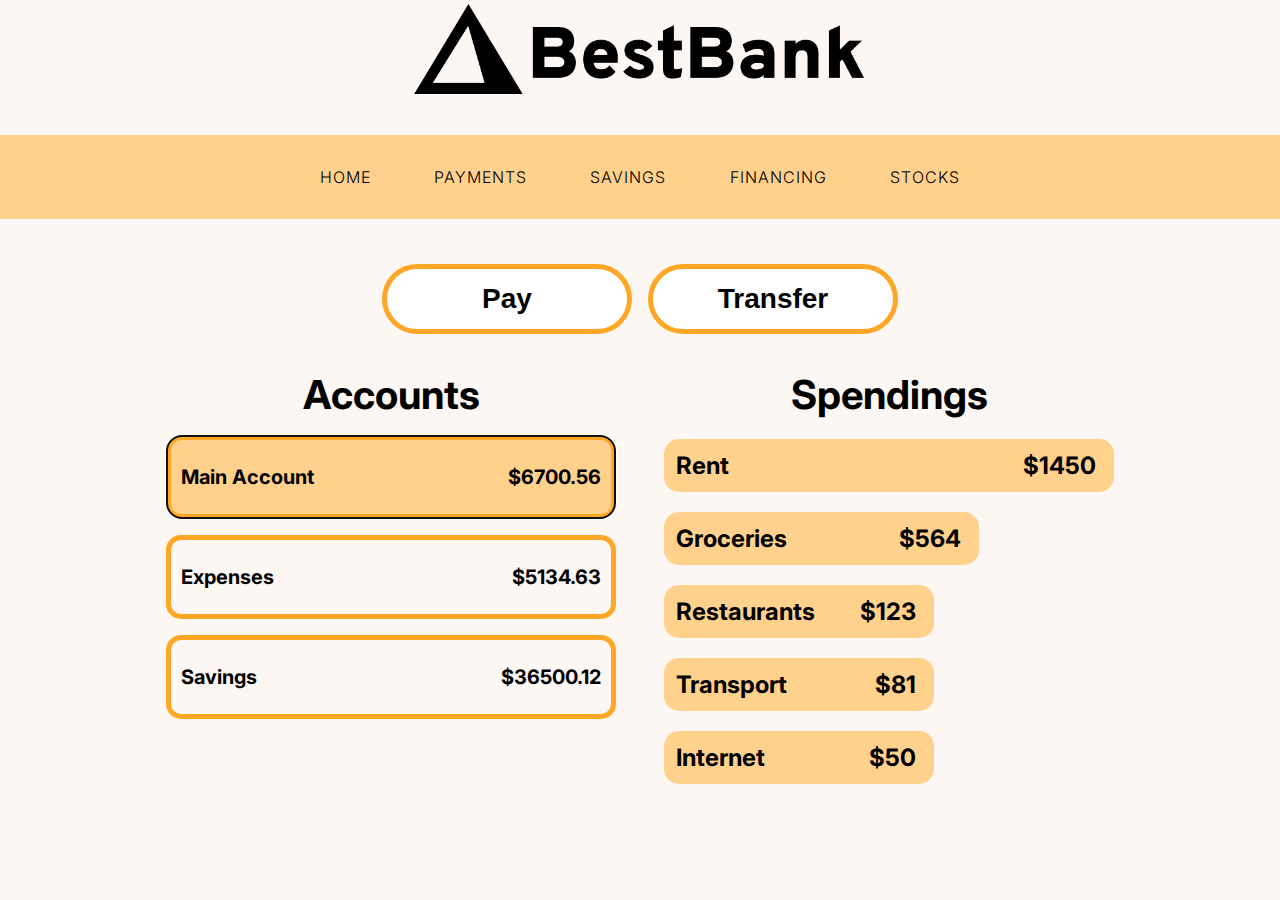
<file: Best-Bank/index.html>
<!DOCTYPE html>
<html lang="en">
<head>
  <meta charset="UTF-8">
  <meta http-equiv="X-UA-Compatible" content="IE=edge">
  <link rel="preconnect" href="https://fonts.googleapis.com">
  <link rel="preconnect" href="https://fonts.gstatic.com" crossorigin>
  <link href="https://fonts.googleapis.com/css2?family=Inter:wght@400;700&display=swap" rel="stylesheet">
  <link href="./index.css" rel="stylesheet">
  <meta name="viewport" content="width=device-width, initial-scale=1.0">
  <title>Best Bank</title>
</head>
<body class="flex col">
  <section id="use-larger-screen" class="hidden opacity0">
    <p>Hello user! This site was designed to use a minimum device width of 320 pixels and your device's width is too low. Please change viewing modes in order to view our site. We apologize for the inconvenience.</p>
  </section>
  <!-- <div class="container">
    <header class="flex">
      <img class="header--img__logo resp-img" src="./bestbank_logo.png" alt="Best Bank Logo">
    </header>
    <div class="container">
      <nav class="navbar">
        <div class="hamburger-menu">
          <div class="line line-1"></div>
          <div class="line line-2"></div>
          <div class="line line-3"></div>
        </div>
        <ul class="nav-list">
          <li class="nav-item">
            <a href="#" class="nav-link">Home</a>
          </li>
          <li class="nav-item">
            <a href="#" class="nav-link">Payments</a>
          </li>
          <li class="nav-item">
            <a href="#" class="nav-link">Savings</a>
          </li>
          <li class="nav-item">
            <a href="#" class="nav-link">Financing</a>
          </li>
          <li class="nav-item">
            <a href="#" class="nav-link">Stocks</a>
          </li>
        </ul>
      </nav>
    </div>
    <div class="btn__container flex col wide100 aicenter">
      <button class="btn">Pay</button>
      <button class="btn">Transfer</button>
    </div>
    <main class="flex col wide100 aicenter">
      <section class="main--accounts flex col aistart">
        <h2><h2>Accounts</h2></h2>
        <div class="main--accounts__account flex col aicenter wide100" data-id="1" tabindex="0">
          <p data-id="1">Main Account</p>
          <p data-id="1">$6700.56</p>
        </div>
        <div class="main--accounts__account flex col aicenter wide100" data-id="2" tabindex="0">
          <p data-id="2">Expenses</p><p data-id="2">$5134.63</p>
        </div>
        <div class="main--accounts__account flex col aicenter wide100" data-id="3" tabindex="0">
          <p data-id="3">Savings</p>
          <p data-id="3">$36500.12</p>
        </div>
      </section>
      <section class="main--accounts main--accounts__detail-list flex col aistart">
        <h2><h2>Spendings</h2></h2>
        <div class="main--accounts__bargraph flex row wide100" tabindex="0">
          <p class="main--accounts__details">Rent</p>
          <p class="main--accounts__details">$1450</p>
        </div><div class="main--accounts__bargraph flex row wide100 wide70" tabindex="0">
          <p class="main--accounts__details">Groceries</p>
          <p class="main--accounts__details">$564</p>
        </div>
        <div class="main--accounts__bargraph flex row wide100 wide60" tabindex="0">
          <p class="main--accounts__details">Restaurants</p>
          <p class="main--accounts__details">$123</p>
        </div>
        <div class="main--accounts__bargraph flex row wide100 wide60" tabindex="0">
          <p class="main--accounts__details">Transport</p>
          <p class="main--accounts__details">$81</p>
        </div>
        <div class="main--accounts__bargraph flex row wide100 wide60" tabindex="0">
          <p class="main--accounts__details">Internet</p>
          <p class="main--accounts__details">$50</p>
        </div>
      </section>
    </main>
  </div> -->
  <script src="./index.js" type="module"></script>
</body>
</html>
</file>
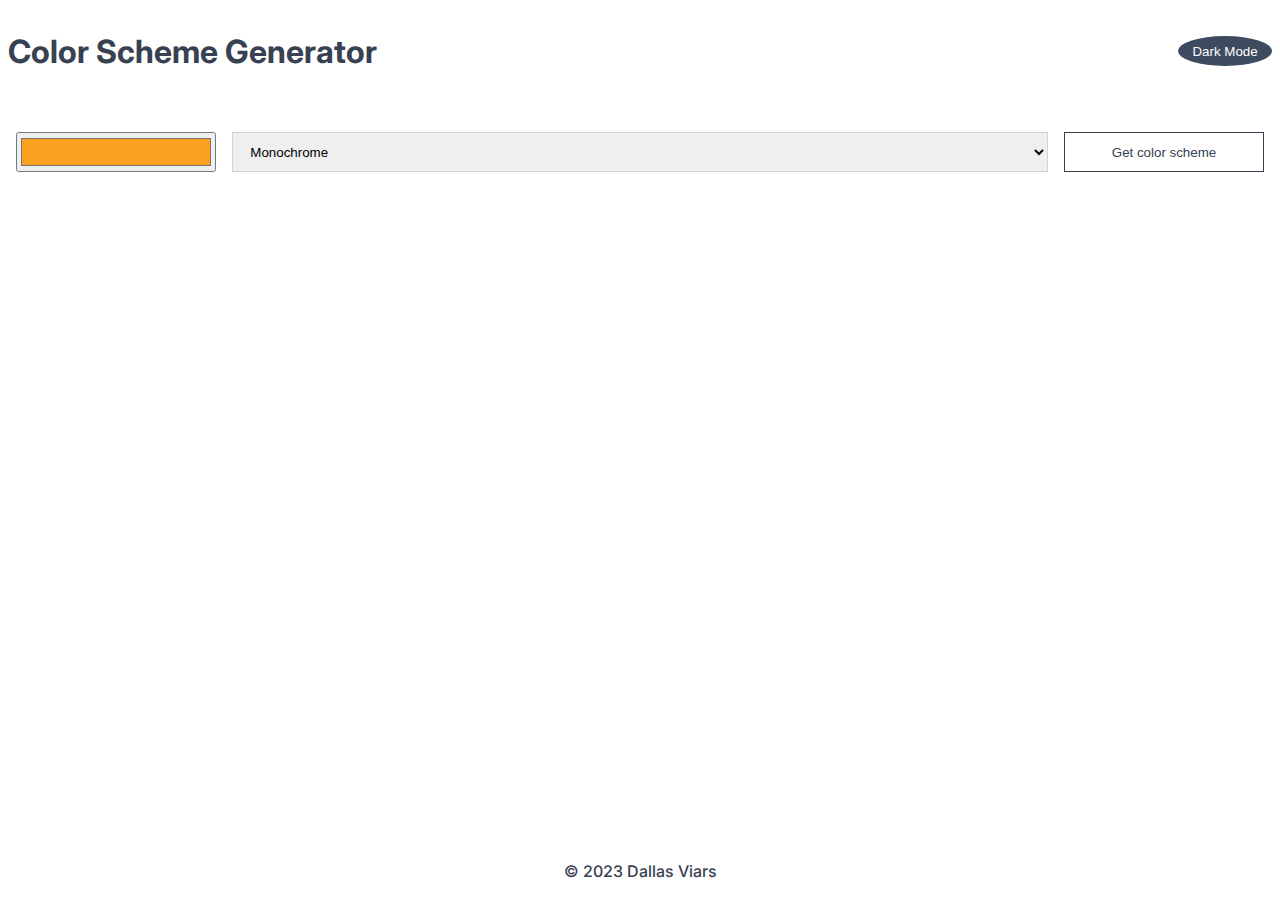
<file: Color-Scheme-Generator-New/index.html>
<!DOCTYPE html>
<html lang="en">
<head>
  <meta charset="UTF-8">
  <meta name="viewport" content="width=device-width, initial-scale=1.0">
  <link rel="preconnect" href="https://fonts.googleapis.com">
  <link rel="preconnect" href="https://fonts.gstatic.com" crossorigin>
  <link href="https://fonts.googleapis.com/css2?family=Inter:wght@400;500&display=swap" rel="stylesheet">
  <link href="./css/index.css" rel="stylesheet">
  <title>Color Scheme Generator</title>
</head>
<body>
  <div class="container">
    <header>
      <h1 tabindex="-1">Color Scheme Generator</h1>
      <button id="btn-toggle-color-mode" class="btn btn--round btn--dark-mode">Dark Mode</button>
    </header>
    <main>
      <section class="color-selections">
        <input id="color-input" type="color">
        <select id="color-selector">
          <option value="monochrome">monochrome</option>
          <option value="monochrome-dark">monochrome-dark</option>
          <option value="monochrome-light">monochrome-light</option>
          <option value="analogic">analogic</option>
          <option value="complement">complement</option>
          <option value="analogic-complement">analogic-complement</option>
          <option value="triad">triad</option>
          <option value="quad">quad</option>
        </select>
        <button id="get-color-scheme-btn" class="btn">Get color scheme</button>
      </section>
      <section id="colors" class="colors">
      </section>
    </main>
    <footer tabindex="0">
      <p>© 2023 Dallas Viars</p>
    </footer>
  </div> 
  <script src="./js/index.js" type="module"></script>
</body>
</html>
</file>
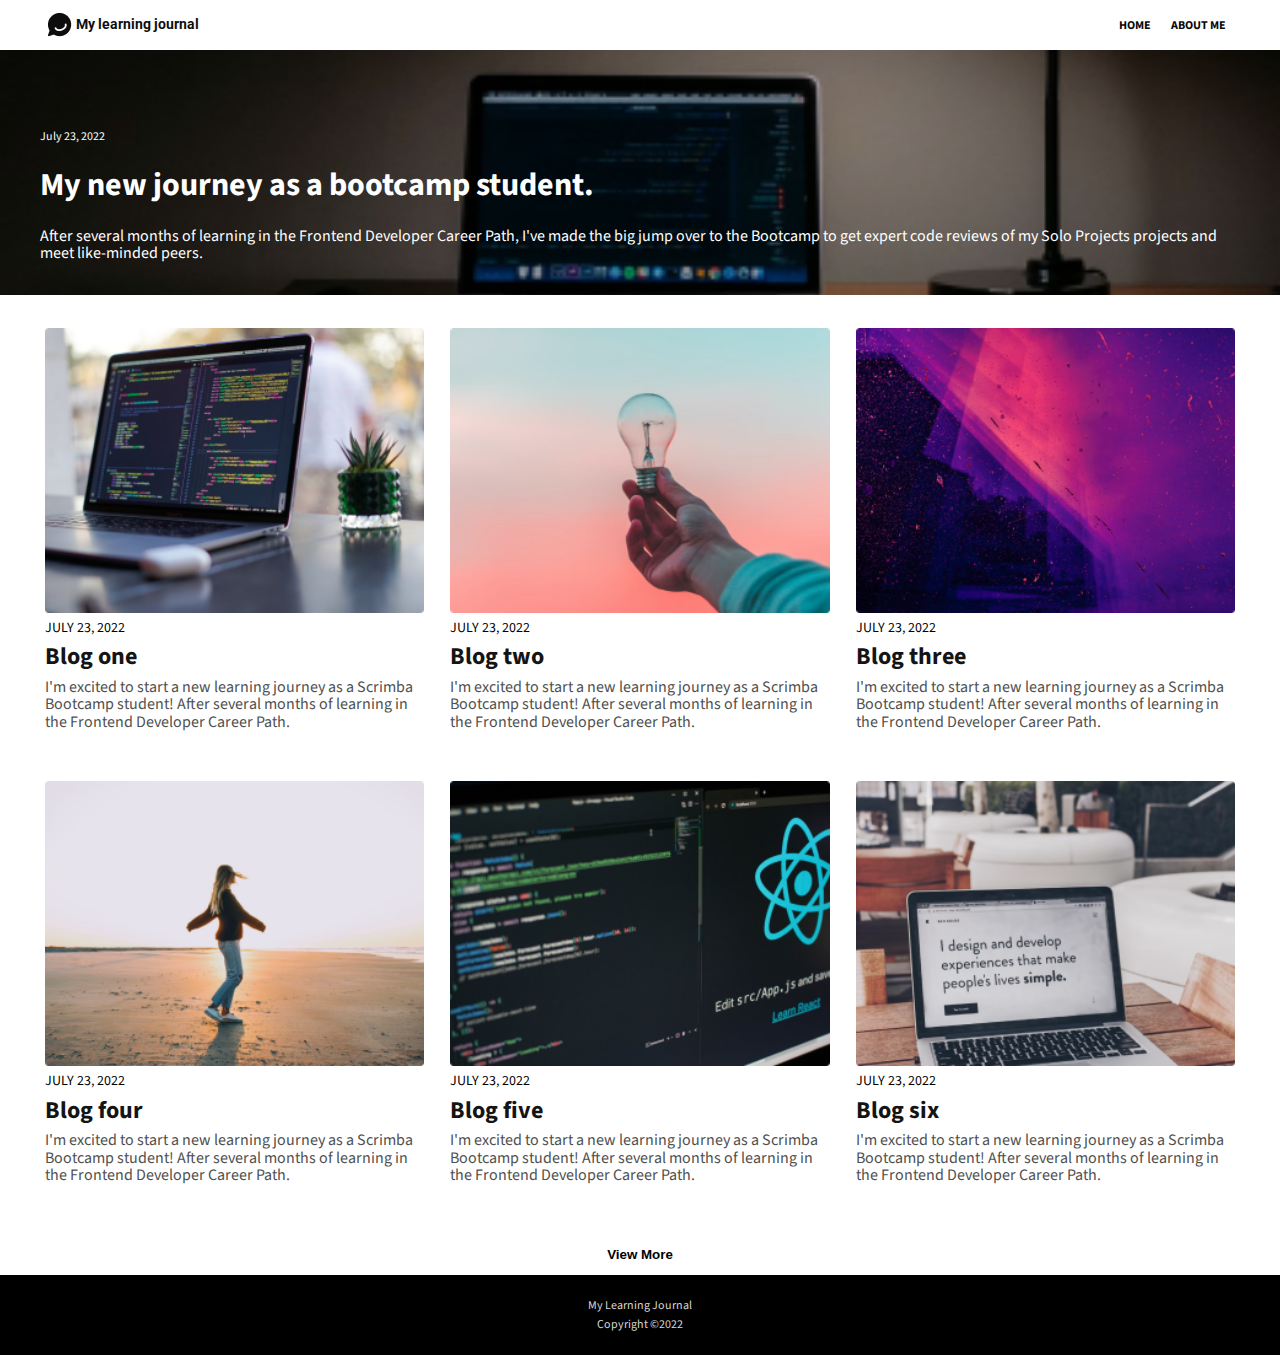
<file: Learning-Journal-2/index.html>
<!DOCTYPE html>
<html lang="en">
  <head>
    <meta charset="UTF-8">
    <meta name="viewport" content="width=device-width, initial-scale=1.0">
    <link rel="preconnect" href="https://fonts.googleapis.com">
    <link rel="preconnect" href="https://fonts.gstatic.com" crossorigin>
    <link href="https://fonts.googleapis.com/css2?family=Roboto:wght@700&family=Source+Sans+3:wght@400;700&display=swap" rel="stylesheet">
    <link href="./css/index.css" rel="stylesheet">
    <title>Learning Journal</title>
  </head>
  <body>
    <header>
      <img class="img logo-img" src="./images/logo.png" alt="My Learning Journal logo" />
      <p class="logo-text">My learning journal</p>
      <nav class="nav-bar">
        <ul class="nav-list">
          <li class="nav-item">
            <a class="nav-link" href="index.html">Home</a>
          </li>
          <li class="nav-item">
            <a class="nav-link" href="about-me.html">About Me</a>
          </li>
        </ul>
      </nav>
    </header>
    <main>
      <section id="hero" class="hero index" tabindex="0"></section>
      <section class="blog-list"></section>
    </main>
    <footer>
      <p>My Learning Journal</p>
      <p>Copyright ©2022</p>
    </footer>
    <script src="./js/index.js" type="module"></script>
  </body>
</html>
</file>
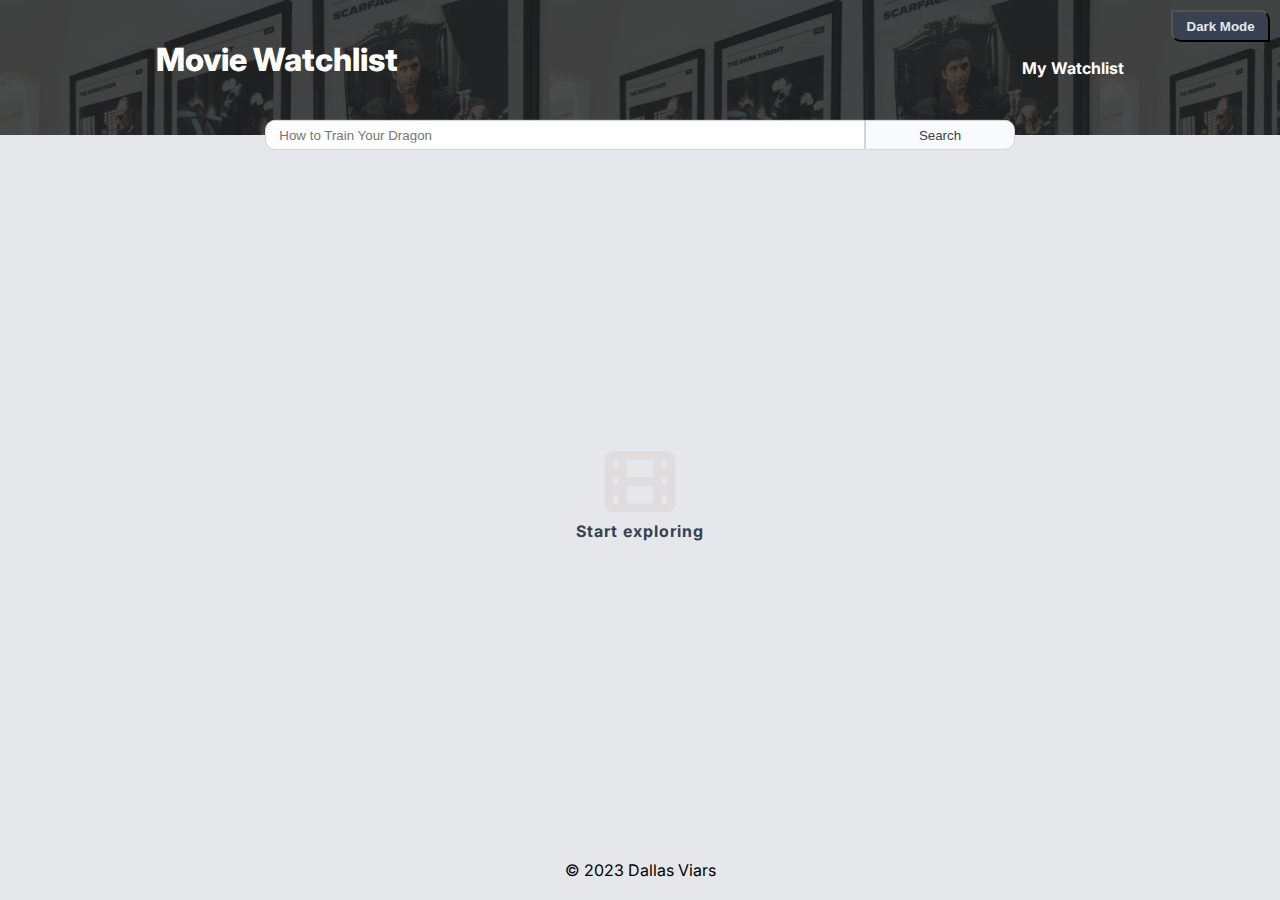
<file: Movie-Watchlist-New/index.html>
<!DOCTYPE html>
<html lang="en">
<head>
  <meta charset="UTF-8">
  <link rel="preconnect" href="https://fonts.googleapis.com">
  <link rel="preconnect" href="https://fonts.gstatic.com" crossorigin>
  <link href="https://fonts.googleapis.com/css2?family=Inter:wght@400;500;700;800&display=swap" rel="stylesheet">
  <link href="./css/index.css" rel="stylesheet">
  <meta name="viewport" content="width=device-width, initial-scale=1.0">
  <meta name="description" content="Having trouble remembering what you want to watch? Save your desired movies and shows in our Movie Watchlist and let us remember for you.">
  <title>Movie Watchlist</title>
</head>
<body>
  <div class="container">
  <header class="header">
    <button class="btn btn--toggle-display">Dark mode</button>
    <div class="header__container">
      <h1>Movie Watchlist</h1>
      <a class="header__link" href="watchlist.html">My Watchlist</a>
    </div>  
  </header>
  <main class="main">
    <div class="input--container">
      <label for="search-input" class="sr-only">Search for a movie</label>
      <input id="search-input" class="main__input" type="text" placeholder="How to Train Your Dragon" />
      <button class="btn btn--search">Search</button>
    </div>
    <div class="movie__container">
      <div class="container flexcenter">
        <a class="flexcenter" href="#search-input">
          <img src="./images/movie-reel-icon.png" alt="An image of a movie reel frame" />
          <p class="movie__msg">Start exploring</p>
        </a>
      </div>
    </div>
  </main>
  <footer>
    <p>© 2023 Dallas Viars</p>
  </footer>  
  <p class="snackbar"></p>
  </div>
  <script src="./js/index.js" type="module"></script>
</body>
</html>
</file>
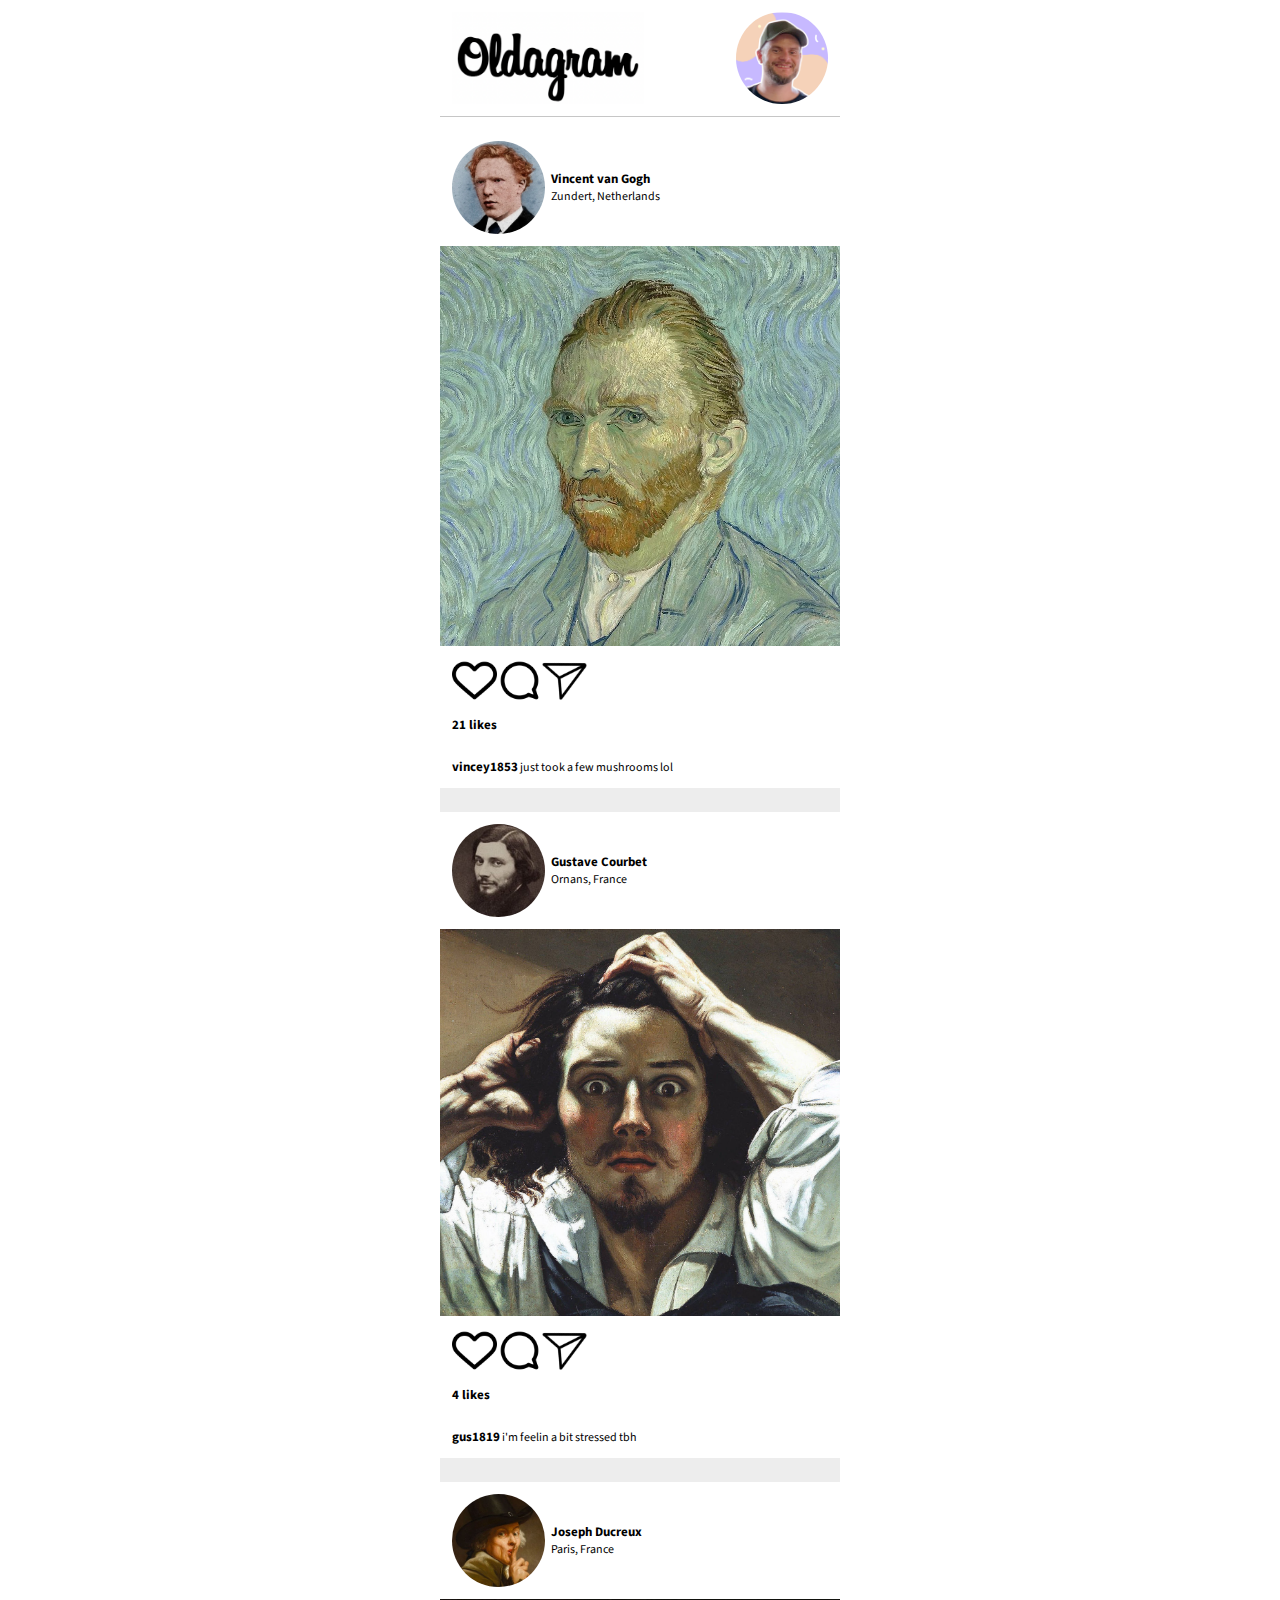
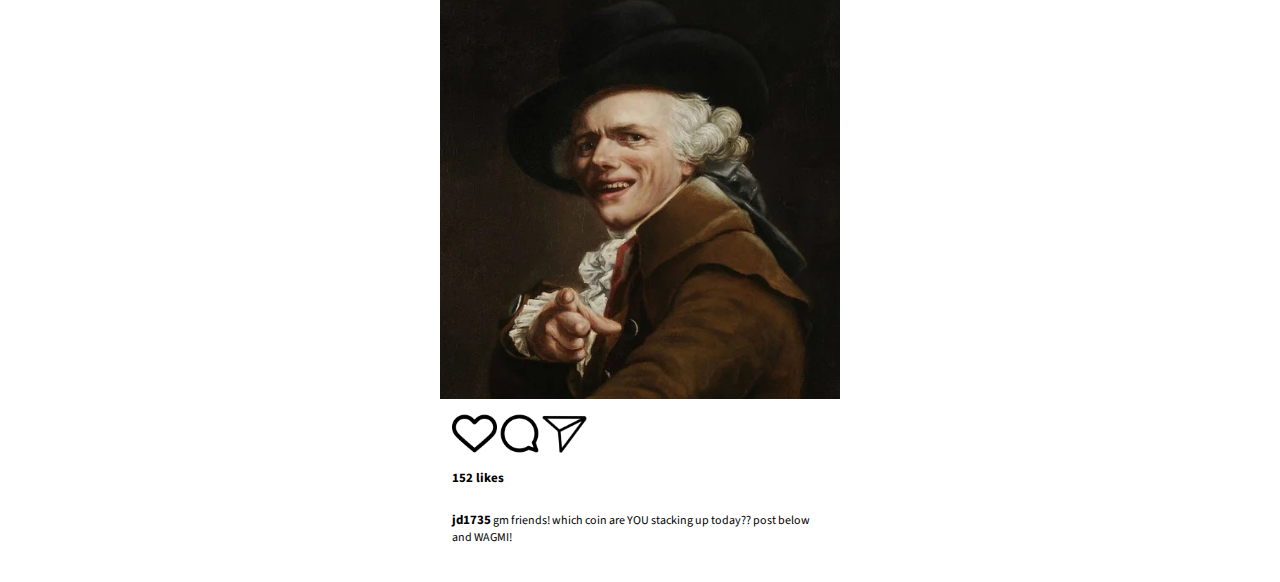
<file: Oldagram/index.html>
<html>
    <head>
        <link rel="preconnect" href="https://fonts.googleapis.com">
        <link rel="preconnect" href="https://fonts.gstatic.com" crossorigin>
        <link href="https://fonts.googleapis.com/css2?family=Source+Sans+Pro:wght@400;700&display=swap" rel="stylesheet">
        <meta charset="UTF-8">
        <meta name="viewport" content="width=device-width, initial-scale=1.0">
        <meta http-equiv="X-UA-Compatible" content="ie=edge">
        <title>Oldagram Solo Project</title>
        <link rel="stylesheet" href="index.css">
    </head>
    <body>
        <header class="flex space-between">
            <img class="img-resp" src="images/logo.png" alt="Oldagram logo" />
            <img class="img-resp img-avatar" src="images/user-avatar.png" alt="Your avatar" />
        </header>
        <main>
            <!-- <section class="post-container">
                <div class="post-info flex">
                    <img class="img-resp img-avatar" src="images/avatar-vangogh.jpg" alt="Van Gogh's youthful selfie" />
                    <div class="flex col center-v">
                        <h2>Vincent Van Gogh</h2>
                        <p>Zudert, Netherlands</p>
                    </div>
                </div>
                <div class="post-img">
                    <img class="img-resp" src="images/post-vangogh.jpg" alt="Van Gogh's dour selfie" />
                </div>
                <div class="post-likes">
                    <div class="post-likes-icons flex space-between">
                        <img class="img-resp icon" src="images/icon-heart.png" alt="heart icon to like the post" />
                        <img class="img-resp icon" src="images/icon-comment.png" alt="dialogue bubble to leave a comment on the post" />
                        <img class="img-resp icon" src="images/icon-dm.png" alt="paper airplane icon to send a direct message" />
                    </div>
                    <p class="post-likes-count text-bold">21 likes</p>
                </div>
                <div class="post-comments">
                    <p><span class="text-bold">vincey1853</span class="text-bold"> just took a few mushrooms lol</p>
                </div>
            </section>-->
        </main>
        <script src="index.js"></script>
    </body>
</html>
</file>
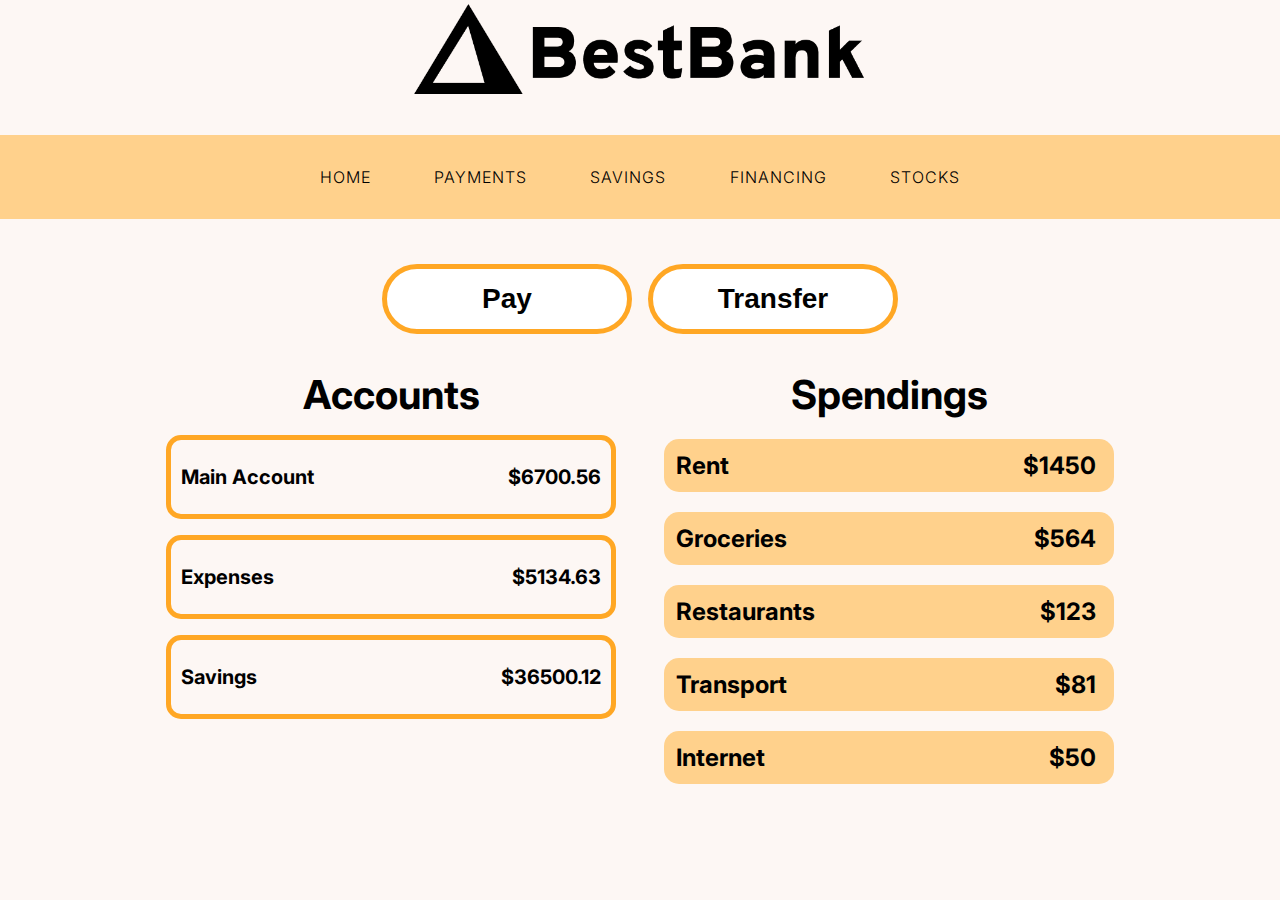
<file: Best-Bank/new.html>
<!DOCTYPE html>
<html lang="en">
<head>
  <meta charset="UTF-8">
  <meta http-equiv="X-UA-Compatible" content="IE=edge">
  <link rel="preconnect" href="https://fonts.googleapis.com">
  <link rel="preconnect" href="https://fonts.gstatic.com" crossorigin>
  <link href="https://fonts.googleapis.com/css2?family=Inter:wght@400;700&display=swap" rel="stylesheet">
  <link href="./new.css" rel="stylesheet">
  <meta name="viewport" content="width=device-width, initial-scale=1.0">
  <title>Best Bank</title>
</head>
<body class="flex col">
  <!-- <div class="container">
    <header class="flex">
      <img class="header--img__logo resp-img" src="./bestbank_logo.png" alt="Best Bank Logo">
    </header>
    <div class="container">
      <nav class="navbar">
        <div class="hamburger-menu">
          <div class="line line-1"></div>
          <div class="line line-2"></div>
          <div class="line line-3"></div>
        </div>
        <ul class="nav-list">
          <li class="nav-item">
            <a href="#" class="nav-link">Home</a>
          </li>
          <li class="nav-item">
            <a href="#" class="nav-link">Payments</a>
          </li>
          <li class="nav-item">
            <a href="#" class="nav-link">Savings</a>
          </li>
          <li class="nav-item">
            <a href="#" class="nav-link">Financing</a>
          </li>
          <li class="nav-item">
            <a href="#" class="nav-link">Stocks</a>
          </li>
        </ul>
      </nav>
    </div>
    <div class="btn__container flex col wide100 aicenter">
      <button class="btn">Pay</button>
      <button class="btn">Transfer</button>
    </div>
    <main class="flex col wide100 aicenter">
      <section class="main--accounts flex col aistart">
        <h2><h2>Accounts</h2></h2>
        <div class="main--accounts__account flex col aicenter wide100" data-id="1" tabindex="0">
          <p data-id="1">Main Account</p>
          <p data-id="1">$6700.56</p>
        </div>
        <div class="main--accounts__account flex col aicenter wide100" data-id="2" tabindex="0">
          <p data-id="2">Expenses</p><p data-id="2">$5134.63</p>
        </div>
        <div class="main--accounts__account flex col aicenter wide100" data-id="3" tabindex="0">
          <p data-id="3">Savings</p>
          <p data-id="3">$36500.12</p>
        </div>
      </section>
      <section class="main--accounts main--accounts__detail-list flex col aistart">
        <h2><h2>Spendings</h2></h2>
        <div class="main--accounts__bargraph flex row wide100" tabindex="0">
          <p class="main--accounts__details">Rent</p>
          <p class="main--accounts__details">$1450</p>
        </div><div class="main--accounts__bargraph flex row wide100 wide70" tabindex="0">
          <p class="main--accounts__details">Groceries</p>
          <p class="main--accounts__details">$564</p>
        </div>
        <div class="main--accounts__bargraph flex row wide100 wide60" tabindex="0">
          <p class="main--accounts__details">Restaurants</p>
          <p class="main--accounts__details">$123</p>
        </div>
        <div class="main--accounts__bargraph flex row wide100 wide60" tabindex="0">
          <p class="main--accounts__details">Transport</p>
          <p class="main--accounts__details">$81</p>
        </div>
        <div class="main--accounts__bargraph flex row wide100 wide60" tabindex="0">
          <p class="main--accounts__details">Internet</p>
          <p class="main--accounts__details">$50</p>
        </div>
      </section>
    </main>
  </div> -->
  <script src="./index.js" type="module"></script>
</body>
</html>
</file>
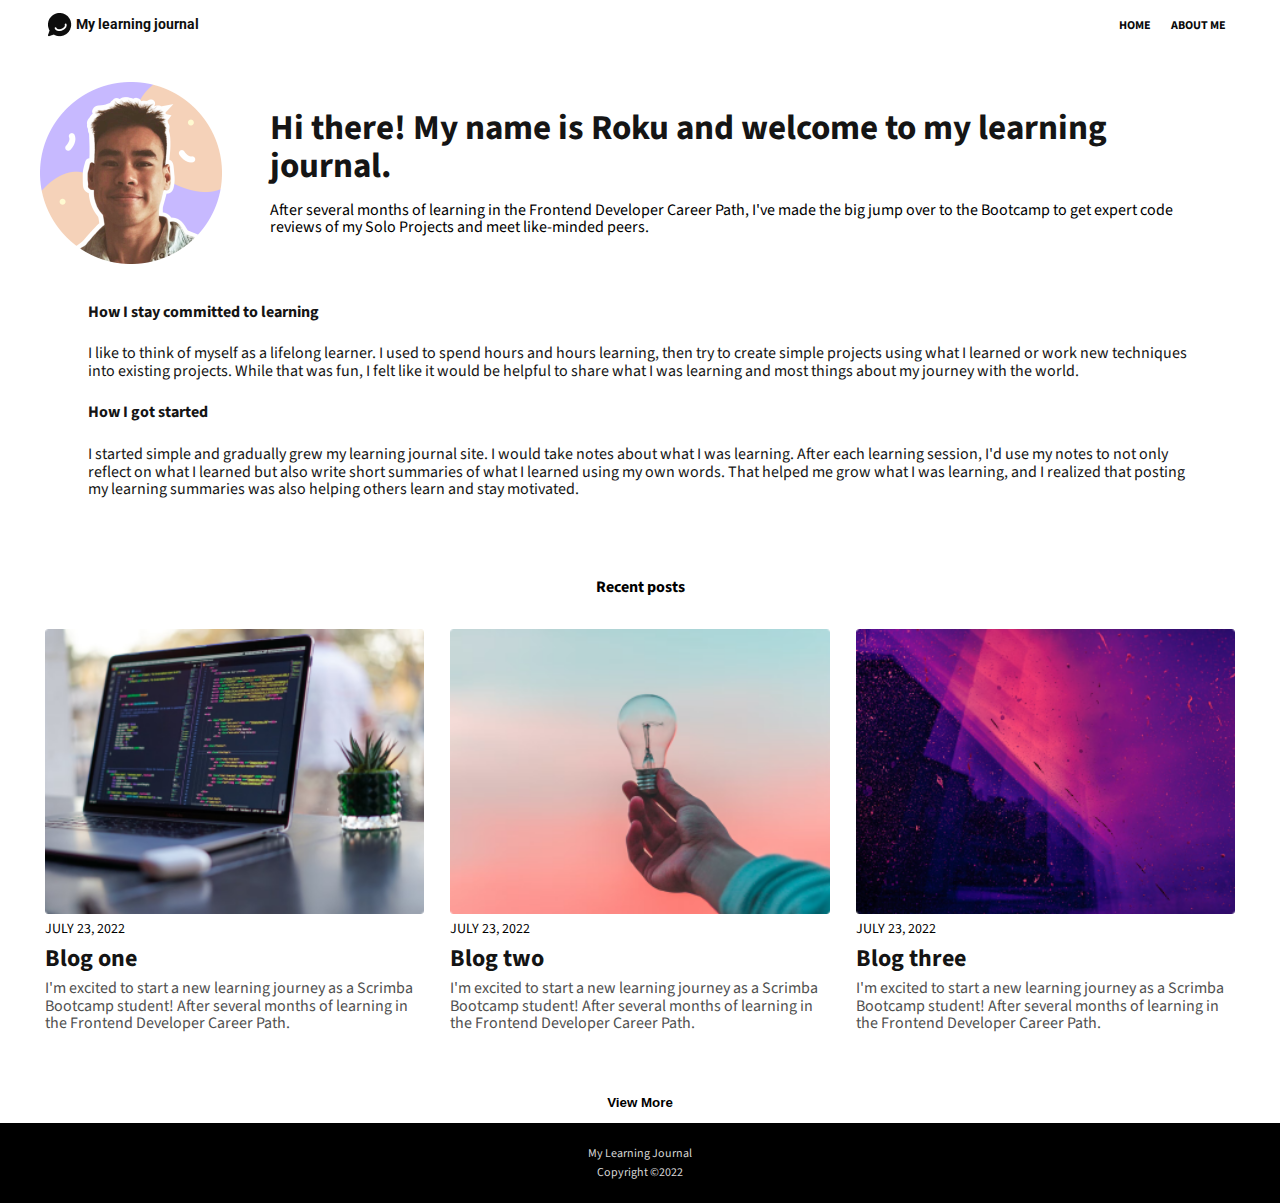
<file: Learning-Journal-2/about-me.html>
<!DOCTYPE html>
<html lang="en">
  <head>
    <meta charset="UTF-8">
    <meta name="viewport" content="width=device-width, initial-scale=1.0">
    <link rel="preconnect" href="https://fonts.googleapis.com">
    <link rel="preconnect" href="https://fonts.gstatic.com" crossorigin>
    <link href="https://fonts.googleapis.com/css2?family=Roboto:wght@700&family=Source+Sans+3:wght@400;700&display=swap" rel="stylesheet">
    <link href="./css/index.css" rel="stylesheet">
    <title>Learning Journal</title>
  </head>
  <body>
    <header>
      <img class="img logo-img" src="./images/logo.png" alt="My Learning Journal logo" />
      <p class="logo-text">My learning journal</p>
      <nav class="nav-bar">
        <ul class="nav-list">
          <li class="nav-item">
            <a class="nav-link" href="index.html">Home</a>
          </li>
          <li class="nav-item">
            <a class="nav-link" href="about-me.html">About Me</a>
          </li>
        </ul>
      </nav>
    </header>
    <main>
      <section id="hero" class="hero"></section>
      <section class="blog-list"></section>
    </main>
    <footer>
      <p>My Learning Journal</p>
      <p>Copyright ©2022</p>
    </footer>
    <script src="./js/index.js" type="module"></script>
  </body>
</html>
</file>
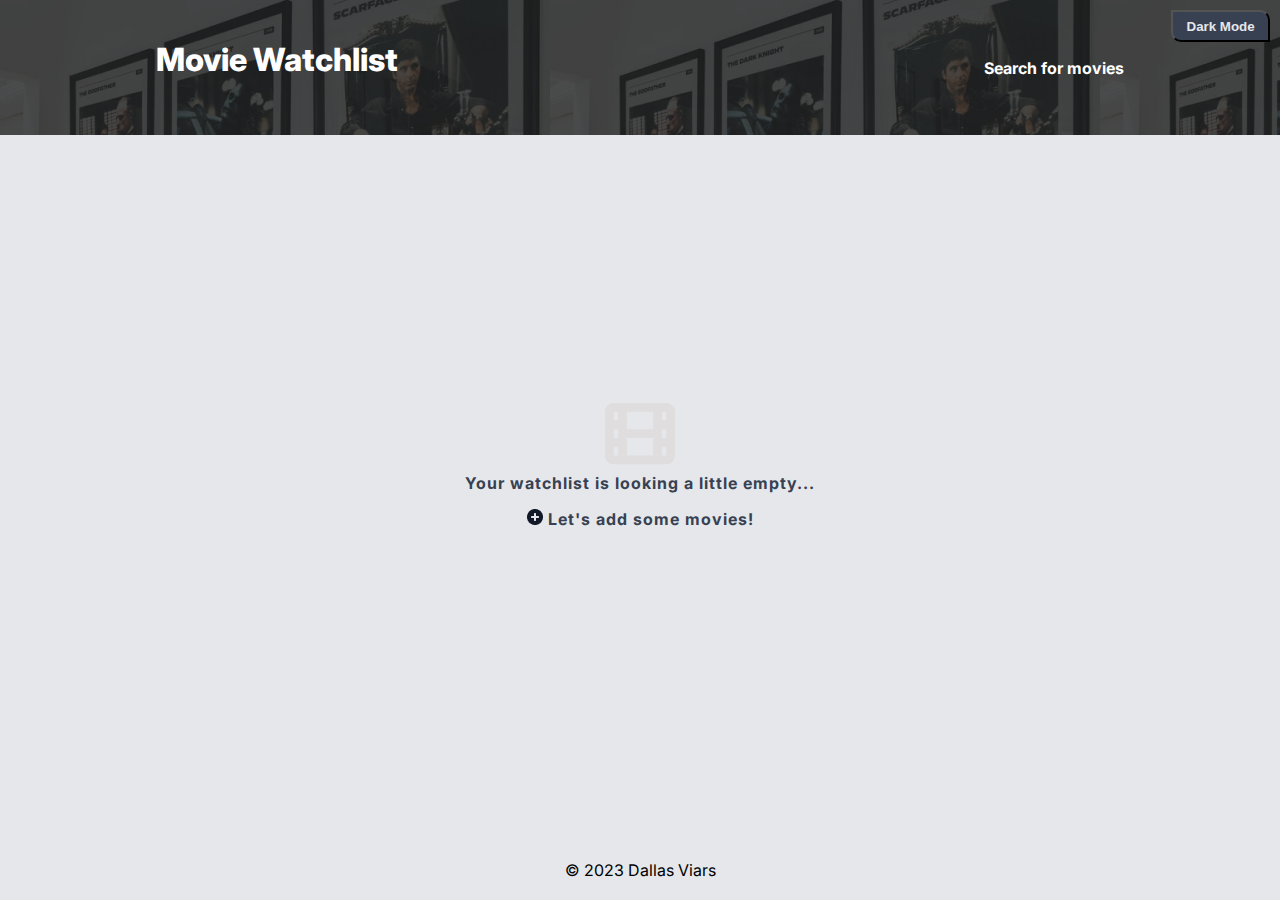
<file: Movie-Watchlist-New/watchlist.html>
<!DOCTYPE html>
<html lang="en">
<head>
  <meta charset="UTF-8">
  <link rel="preconnect" href="https://fonts.googleapis.com">
  <link rel="preconnect" href="https://fonts.gstatic.com" crossorigin>
  <link href="https://fonts.googleapis.com/css2?family=Inter:wght@400;500;700;800&display=swap" rel="stylesheet">
  <link href="./css/index.css" rel="stylesheet">
  <meta name="viewport" content="width=device-width, initial-scale=1.0">
  <title>Movie Watchlist</title>
</head>
<body>
  <div class="container">
  <header class="header">
    <button class="btn btn--toggle-display">Dark mode</button>
    <div class="header__container">
      <h1>Movie Watchlist</h1>
      <a class="header__link" href="index.html">Search for movies</a>
    </div>  
  </header>
  <main class="main">
      <div class="movie__container">
      </div>
  </main>
  <footer>
    <p>© 2023 Dallas Viars</p>
  </footer>  
  <p class="snackbar">Added "The Matrix" to your Watchlist</p>
  </div>
  <script src="./js/watchlist.js" type="module"></script>
</body>
</html>
</file>
<file: Best-Bank/index.css>
*, *::after, *::before { box-sizing: border-box; }
p, h1, h2, h3, h4 { margin: 0; padding: 0; }
html, body { margin: 0; padding: 0; }
html {
  font-family: 'Inter', sans-serif; 
  font-weight: 700;
  font-size: 16px;
}
:root {
  --clr-primary: #FFD18C;
  --clr-accent: #FFA724;
  --clr-inactive: #FFFFFF;
  --light-bg: #FDF7F4;
  --black: #000000;
}
body {
  position: relative;
  background: var(--light-bg);
  padding: 0 0.5em;
  margin: 0 auto;
}
header {
  position: fixed;
  top: 0;
  left: 0;
  right: 0;
  padding: 0.25em;
  background: var(--light-bg);
}
.header--img__logo {
  max-height: 90px;
  margin: 0 auto;
}

.btn__container {
  margin-top: 12vh;
  justify-content: center;
  gap: 1em;
  padding: 0.75em;
}
.btn {
  padding: 0.5em;
  border-radius: 50px;
  border: 5px solid var(--clr-accent);
  background: var(--clr-inactive);
  width: 250px;
  font-weight: 700;
  font-size: 1.75rem;
  transition: all 0.5s;
}
.btn:hover,
.btn:focus {
  background: var(--clr-accent);
}
.btn:active {
  background: transparent;
}

main {
  margin: 1.5em auto;
  max-width: 1440px;
  gap: 3em;
  justify-content: center;
}

h2 {
  place-self: center;
  font-size: 2.5rem;
}
.main--accounts {
  gap: 1em;
  max-width: 400px;
  min-width: 300px;
  width: 100%;
}
.main--accounts__account,
.main--accounts__bargraph {
  justify-content: space-between;
  border-radius: 15px;
}
.main--accounts__account {
  border: 5px solid var(--clr-accent);
  font-size: 1.25rem;
  padding: 1.25em 0.5em;
  gap: 0.5em;
  transition: all 0.5s;
}
.main--accounts__account:hover,
.main--accounts__account:focus {
  background: var(--clr-primary);
}
.main--accounts__detail-list {
  gap: 1.25em;
}
.main--accounts__bargraph {
  background: var(--clr-primary);
  font-size: 1.5rem;
  padding: 0.5em 0.75em 0.5em 0.5em;
  transition: all 0.5s;
}
.main--accounts__bargraph:hover,
.main--accounts__bargraph:focus {
  outline: 5px solid var(--clr-accent);
}

.flex { display: flex; }
.row { flex-direction: row; }
.col { flex-direction: column; }
.wide100 { width: 100%; }
.wide90 { width: 90%; }
.wide80 { width: 80%; }
.wide70 { width: 70%; }
.wide60 { width: 60%; }
.jcstart { justify-content: flex-start; }
.jcend { justify-content: flex-end; }
.aistart { align-items: flex-start; }
.aicenter { align-items: center; }
.aiend { align-items: flex-end; }
.hidden { display: none; }
.resp-img { max-width: 100%; }

.container {
  background: var(--clr-light-bg);
}

/*

Hamburger Menu code used was modified from
Code and Create's Hamburger Menu with HTML, CSS, and 
JavaScript / Cool Hover Effects with ::after and ::before
that can be found here: https://youtu.be/BN6fH1nRDxA

*/


.hamburger-menu {
  width: 35px;
  height: 30px;
  position: fixed;
  top: 9vh;
  right: 10px;
  cursor: pointer;
  display: flex;
  flex-direction: column;
  justify-content: space-around;
}

.line {
  width: 100%;
  height: 3px;
  background: var(--clr-primary);
  transition: all 1s;
}

.change .line {
  background: var(--clr-accent);
}
.change .line-1 {
  transform: rotateZ(-405deg) translate(-8px, 6px); 
}
.change .line-2 {
  opacity: 0;
}
.change .line-3 {
  transform: rotateZ(405deg) translate(-8px, -6px);
}

.navbar {
  width: min-content;
  padding: 0 2em;
  height: 100%;
  background: var(--clr-primary);
  border-left: 1em solid var(--clr-accent);
  position: fixed;
  top: 0;
  right: -300px;
  display: flex;
  justify-content: center;
  align-items: center;
  border-radius: 50% 0 0 50%;
  transition: right 0.7s cubic-bezier(1, 0, 0, 1);
}
.change {
  right: 0;
}
.nav-list {
  text-align: right;
}

.nav-item {
  list-style: none;
  margin: 2em 0;
}

.nav-link {
  text-decoration: none;
  font-size: 1em;
  color: black;
  font-weight: 300;
  letter-spacing: 1px;
  text-transform: uppercase;
  position: relative;
  padding: 3px 0;
}

.nav-link::before,
.nav-link::after {
  content: "";
  width: 100%;
  height: 2px;
  background: chocolate;
  position: absolute;
  left: 0;
  transform: scaleX(0);
  transition: transform 0.5s;
}
.nav-link::before {
  top: 0;
  transform-origin: left;
}
.nav-link::after {
  bottom: 0;
  transform-origin: right;
}

.nav-link:hover::before,
.nav-link:hover::after {
  transform: scaleX(1);
}

@media screen and (min-width: 400px) {
  .hamburger-menu {
    top: 10vh;
  }
}
@media screen and (min-width: 450px) {
  .main--accounts .col {
    flex-direction: row;
  }
  .hamburger-menu {
    top: 11vh;
  }
}

@media screen and (min-width: 675px) {
  .btn__container.col {
    flex-direction: row;
  }
  .btn__container {
    margin-top: 14vh;
  }
  main.col {
    flex-direction: row;
  }
  main.aicenter {
    align-items: normal;
  }
}

@media screen and (min-width: 900px) {
  .navbar {
    width: min-content;
    padding: 0;
    height: 100%;
    background: var(--clr-primary);
    border-left: none;
    position: initial;
    top: 0;
    right: -300px;
    display: flex;
    justify-content: normal;
    align-items: normal;
    border-radius: initial;
    transition: right 0.7s cubic-bezier(1, 0, 0, 1);
}
  .hamburger-menu {
    display: none;
  }
  .nav-list {
    position: absolute;
    left: 0;
    right: 0;
    width: initial;
    display: flex;
    justify-content: space-around;
    margin-top: 15vh;
    background: var(--clr-primary);
    padding: 0 7em; 
    transition: padding 0.25s;
  }
  .btn__container {
    margin-top: 28vh;
  }
  .main--accounts {
    width: 100%;
    max-width: 450px;
  }
}

@media screen and (min-width: 1000px) {
  .nav-list {
      padding: 0px 9em;
  }
}

@media screen and (min-width: 1100px) {
  .nav-list {
      padding: 0px 13em;
  }
}

@media screen and (min-width: 1200px) {
  .nav-list {
      padding: 0px 18em;
  }
}

@media screen and (min-width: 1300px) {
  .nav-list {
      padding: 0px 25em;
  }
}
</file>
<file: Color-Scheme-Generator-New/css/index.css>
*, *::after, *::before { box-sizing: border-box; }
p { margin: 0; padding: 0; }

/* Items are listed in order of appearance per category */

/* CSS Variables */

:root {
  /* Light mode settings */
  --bg-body: #fff;
  --bg-button: #fff;
  --border-button: #D1D5DB;
  --color: #374151;
  --btn-dk-bg: #3D4B60;
  --btn-dk-border: transparent;
  --btn-dk-color: #fff;
}
.darkmode {
  /* Dark mode settings */
  --bg-body: #1F2937;
  --bg-button: #3D4B60;
  --border-button: transparent;
  --color: #fff;
  --btn-dk-bg: #fff;
  --btn-dk-border: #374151;
  --btn-dk-color: #374151;
}

/* Typoraphy, contains: font-*, color, letter-spacing, 
text-align, text-transform  */

html, body {
  font-family: 'Inter', sans-serif;
  font-size: 16px;
  font-weight: 500;
  color: var(--color);
}

.btn {
  color: var(--color);
}

.btn--dark-mode {
  color: var(--btn-dk-color);
}

#color-selector {
  text-transform: capitalize;
}

.colors__container {
  text-align: center;
}

.colors--name {
  color: white;
  text-align: center;
  text-shadow: 2px 2px black;
}

.colors--hex {
  letter-spacing: 1.5px;
}

footer {
  color: var(--color);
  text-align: center;
}

/* Overall Styling */

html, body {
  position: relative;
  margin: 0;
  padding: 0;
  background: var(--bg-body);
  transition: all 0.75s;
}

.container {
  margin: 0 auto;
  max-width: 1300px;
}

header {
  display: flex;
  justify-content: space-between;
  align-items: center;
  margin: 0;
  padding: 0 0.5em;
  height: 20.5vh;
}

h1:focus {
  border: none;
  outline: none;
}

main {
  padding: 1em;
  height: 100%;
}

.color-selections {
  display: flex;
  flex-wrap: wrap;
  height: 22vh;
}

.color-selections * {
  margin: 0;
  height: 40px;
  width: 100%;
  cursor: pointer;
}

input[type="color"]::-moz-color-swatch {
  border: 3px solid var(--border-button);
}

#color-selector {
  padding: 0 1em;
  border: 1px solid var(--border-button);
}

.colors {
  display: flex;
  flex-direction: column;
  height: 48vh;
}

.colors__container {
  display: flex;
  height: 20%;
  cursor: pointer;
  transition: all 0.75s;
  z-index: 100;
}
.colors__container:hover,
.colors__container:focus {
  border: 1px solid;
  border-radius: 10px;
  overflow: hidden;
  transform: scale(1.075, 1.2);
  z-index: 200;
}
.colors__container:active {
  transform: scale(1);
}

.colors--bar {
  display: flex;
  align-items: center;
  position: relative;
  padding: 1em 0;
  height: 100%;
  width: 60%;
  background: dodgerblue;
  border: 1px solid transparent;
}

.colors--name {
  margin-left: 0.25em;
  padding: 1em 0.5em;
  background: rgba(0, 0, 0, 0.1);
  border-radius: 50%;
}

.colors--hex {
  padding: 1em;
  width: 40%;
}

footer {
  display: flex;
  align-items: center;
  justify-content: center;
  position: fixed;
  bottom: 0;
  left: 0;
  right: 0;
  height: 6.5vh;
  background: var(--bg-body);
  transition: all 0.75s;
}

/* BUTTONS */

.btn {
  padding: 0.5em 1em;
  transition: all 0.75s;
  background: var(--bg-body);
  border: 1px solid var(--color);
  cursor: pointer;
}

.btn--round {
  border-radius: 50%;
}

.btn--dark-mode {
  background: var(--btn-dk-bg);
  border-color: var(--btn-dk-border);
}

.btn:hover,
.btn:focus {
  font-weight: 600;
  transform: scale(1.05);
}
.btn-active {
  transform: scale(1);
}


@media screen and (min-width: 400px) {
  .colors__container:hover, .colors__container:focus {
    transform: scale(1.05, 1.2);
  }
}

@media screen and (min-width: 520px) {
  header {
    height: 11.4vh;
  }

  .color-selections {
    display: flex;
    flex-wrap: nowrap;
    align-items: center;
    gap: 1em;
    height: 7.5vh;
  }

  .color-selections * {
    max-width: 200px;
  }

  #color-selector {
    max-width: unset;
  }

  .colors {
    flex-direction: row;
    justify-content: center;
    margin: 1em -1em;
    height: 70vh;
  }
  
  .colors__container {
    flex-direction: column;
    height: 100%;
    width: 20%;
    transition: transform 0.75s;
  }

  .colors__container:hover, .colors__container:focus {
    transform: scaleY(1.05);
  }

  .colors--bar {
    flex-direction: column;
    width: 100%;
  }

  .colors--name {
    margin-left: unset;
  }

  .colors--hex {
    width: initial;
  }
}

@media screen and (min-width: 1300px) {
  .colors {
    margin: 1em 0;
  }
}
</file>
<file: Learning-Journal-2/css/index.css>
*, *::after, *::before { box-sizing: border-box; }
p, h1, h2, h3, html, body { 
  margin: 0; 
  padding: 0; 
  line-height: 1.1;
}

:root { 
  --font-logo: 'Roboto', sans-serif;
  --font-main: 'Source Sans 3', sans-serif;

  /* COLORS */

    /* All pages */
    --logo-text-clr-light: #0E0E0E;
    --logo-text-clr-dark: #fff;
    --nav-link-clr-light: #090909;
    --nav-link-clr-dark: #fff;
    --hero-clr: #fff;
    --footer-bg: #000;
    --footer-clr: #D7D7D7;

    /* Blog List */
    --blog-date-clr-light: #000;
    --blog-title-clr-light: #141414;
    --blog-blurb-clr-light: #505050;
    --blog-date-clr-dark: #fff;
    --blog-title-clr-dark: #fff;
    --blog-blurb-clr-dark: #fff;

    /* Blog and About Me pages */
    --hero-body-clr-light: #151515;
    --hero-body-clr-dark: #fff;
}

/*
  TYPOGRAPHY
  Contains: font-family, font-size, font-weight, color, 
  text-decoration, line-height, white-space, text-transform,
  letter-spacing
*/

body {
  font-family: var(--font-main);
  font-size: 16px;
  font-weight: 400;
}

.logo-text {
  color: var(--logo-text-clr-light);
  font-family: var(--font-logo);
  font-size: 0.875rem;
  font-weight: 700;
  margin-right: auto;
  white-space: nowrap;
}
.logo-text.dark {
  color: var(--logo-text-clr-dark);
}
.nav-list {
  white-space: nowrap;
}
.nav-link {
  color: var(--nav-link-clr-light);
  font-size: 0.75rem;
  font-weight: 700;
  text-decoration: none;
  text-transform: uppercase;
  transition: all 0.75s;
  padding: 0.5em
}
.nav-link:hover, 
.nav-link:focus {
  border-bottom: 1px solid;
  border-top: 1px solid;
  border-radius: 10px;
  background: #d7ebfe;
}
.nav-link.dark {
  color: var(--nav-link-clr-dark);
}
footer {
  font-size: 0.75rem;
  color: var(--footer-clr);
}

/* Index page */

.hero.index {
  color: var(--hero-clr);
}
.hero-title.index {
  color: var(--hero-clr);
  font-size: 2rem;
  font-weight: 700;
  line-height: 1;
}
.hero-date.index {
  color: var(--hero-clr);
  font-size: 0.75rem;
}

/* Blog and About Me pages*/

.hero-title {
  font-size: 2rem;
  line-height: 1.1;
  letter-spacing: 96%;
}
.hero-title.about-me {
  font-size: 35px;
}
h2 {
  font-size: 16px;
}
.hero-title,
.hero-date,
h2,
.hero-body {
  color: var(--hero-body-clr-light);
}
.hero-title.dark,
.hero-date.dark,
h2.dark,
.hero-body.dark {
  color: var(--hero-body-clr-light);
}
h2.dark {
  font-weight: 700;
}

/* Blog list */

.blog-recent {
  font-weight: 700;
}
.blog-recent.dark {
  color: var(--blog-title-clr-dark);
}
.blog-link {
  text-decoration: none;
}
.blog-title {
  color: var(--blog-title-clr-light);
  font-size: 1.5rem;
}
.blog-title.dark {
  color: var(--blog-title-clr-dark);
}
.blog-date {
  color: var(--blog-date-clr-light);
  font-size: 0.875rem;
  text-transform: uppercase;
}
.blog-date.dark {
  color: var(--blog-date-clr-dark);
}
.blog-blurb {
  color: var(--blog-blurb-clr-light);
}
.blog-blurb.dark {
  color: var(--blog-blurb-clr-dark);
}

.btn {
  font-weight: 700;
  transition: all 0.75s;
}

/* 
  GENERAL STYLING
*/

body {
  padding: 0 1em 5em;
  position: relative;
}
.img {
  max-width: 100%;
  height: auto;
}
.hide {
  display: none;
}

header {
  position: sticky;
  top: 0;
  display: flex;
  align-items: center;
  margin-left: -1em;
  margin-right: -1em;
  padding: 0 1em;
  background: #fff;
}
.logo-img {
  padding-right: 0.25em;
}
.nav-bar {
  margin-left: auto;
}
.nav-list {
  display: flex;
  gap: 0.5em;
  padding: 0;
  list-style: none;
}

.hero.index {
  display: flex;
  flex-direction: column;
  background-color: black;
  background-image: url(../images/blog-image-hero.png);
  background-repeat: no-repeat;
  background-position: center;
  background-size: cover;
  padding: 5em 1em 2em;
  margin: 0 -1em;
  cursor: pointer;
}
.hero.index * {
  width: 100%;
  max-width: 1200px;
  margin: 0 auto;
}
.hero-title.index {
  padding: 0.33em 0;
}
.hero-date.index {
  order: -1;
}

.blog-recent.index {
  display: none;
}
.blog-list {
  display: grid;
  grid-template-columns: repeat(auto-fit, minmax(300px, 1fr));
  max-width: 1200px;
  margin: 2em auto 0;
  gap: 1em;
  overflow: hidden;
}
.blog-recent {
  grid-column: 1 / -1;
  text-align: center;
}
.blog-container {
  display: flex;
  flex-direction: column;
  padding: 0 0.25em 2em;
  gap: 0.5em;
  transition: all 0.75s cubic-bezier(0.18, 0.89, 0.32, 1.28);
  border: 1px solid transparent;
}
.blog-container:hover, 
.blog-container:focus {
  background: #d7ebfe;
  border-left: 1px solid;
  border-bottom: 1px solid;
  border-right: 1px solid;
  border-radius: 10%;
  overflow: hidden;
  cursor: pointer;
}
.blog-title {
  order: 3;
}
.blog-date {
  order: 2;
}
.blog-blurb {
  order: 4;
}
.blog-img {
  order: 1;
}
.btn-view-more {
  padding: 1em 0;
  width: 100%;
  border: none;
  background: #fff;
  cursor: pointer;
  grid-column: 1 / -1;
}
.btn-view-more:hover,
.btn-view-more:focus {
  transform: scale(1.3);
}

footer {
  display: flex;
  flex-direction: column;
  align-items: center;
  position: absolute;
  bottom: 0;
  left: 0;
  right: 0;
  background: var(--footer-bg);
  padding: 2em;
  
}
footer p:first-child {
  padding-bottom: 0.5em;
}

/* BLOG FORMATTING */

.hero {
  display: flex;
  justify-content: center;
  flex-wrap: wrap;
  gap: 1em;
  padding: 2em 0;
}
.hero.blog * {
  width: 100%;
  max-width: 1200px;
  margin: 0 auto;
}

/* .hero-title.wide,
.hero-date.wide,
.hero-blurb.wide,
.hero-body-container.wide {
  padding-left: 3rem;
  padding-right: 3rem;
} */
.hero-title { order: 2; }
.hero-date  { order: 1; }
.hero-blurb { 
  padding-bottom: 1.5em;
  order: 3; 
}
.hero-img   { order: 4; }
.hero-img-container {
  background-image: url(../images/blog-image-hero.png);
  background-repeat: no-repeat;
  background-position: top;
  background-size: cover;
  height: 40vw;
  max-height: 27rem;
  width: 100%;
  order: 4;
}
.hero-body-container {
  display: flex;
  flex-direction: column;
  gap: 1.5em;
  order: 5;
  padding-top: 1.5em;
  max-width: 1200px;
  margin: 0 auto;
}
.blog-recent {
  padding: 1em;
}


/* ABOUT ME FORMATTING */

.about-me-img { order: 1; }

.hero-info-container {
  display: flex;
  flex-wrap: wrap;
  gap: 1em;
}

/* MEDIA QUERIES */

@media screen and (min-width: 624px) {
  header {
    padding: 0 3em;
  }
  .hero-title.wide,
  .hero-date.wide,
  .hero-blurb.wide,
  .hero-body-container.wide {
    padding-left: 3rem;
    padding-right: 3rem;
  }
  .hero-img-container {
    margin: 0 -2em;
  }
  .hero-info-container {
    display: grid;
    max-width: 1200px;
    grid-template-areas:
        "img ."
        "img title"
        "img blurb"
        "img .";
    gap: 1em 0;
  }  
  .hero-title.about-me {
    grid-area: title;
  }
  .about-me-img {
    grid-area: img;
  }
  .hero-blurb {
    padding-bottom: 0;
    grid-area: blurb;
  }
}
</file>
<file: Movie-Watchlist-New/css/index.css>
*, *::after, *::before { box-sizing: border-box; }
p, h1, h2, h3, h4 { margin: 0; padding: 0; }

html, 
body {
  font-family: 'Inter', sans-serif;
  margin: 0;
  padding: 0;
  background: var(--body-bg);
}

:root {
  --body-bg: #E5E7EB;
  --font-color: #000;
  --toggle-btn-radius: 0px 10px 0px 10px;
  --input-bg: #fff;
  --input-border: #D1D5DB;
  --input-color: #374151;
  --input-placeholder: #6B7280;
  --search-btn-bg: #F9FAFB;
  --search-btn-color: var(--input-color);
  --movie-title: #000;
  --movie-info: #111827;
  --movie-plot: var(--input-placeholder);
  --read-more-color: #272727;
  --error-color: #DFDDDD;
  --start-msg-color: var(--input-color);
}

.darkmode {
  --body-bg: #121212;
  --font-color: #fff;
  --toggle-btn-radius: 10px 0px 10px 0px;
  --input-bg: #2E2E2F;
  --input-border: transparent;
  --input-color: var(--font-color);
  --input-placeholder: #A5A5A5;
  --search-btn-bg: #4B4B4B;
  --search-btn-color: var(--input-color);
  --movie-title: var(--font-color);
  --movie-info: var(--font-color);
  --movie-plot: var(--input-placeholder);
  --read-more-color: var(--input-color);
  --error-color: #787878;
  --start-msg-color: var(--input-color);
}

* { transition: all 0.75s, color 0s; }

/*

Screen reader code 
Copyright (c) 2023 by Gaël Poupard 
(https://codepen.io/ffoodd/pen/gwKeyq)
(https://gist.github.com/ffoodd/000b59f431e3e64e4ce1a24d5bb36034)

*/
.sr-only {
	border: 0 !important;
	clip: rect(1px, 1px, 1px, 1px) !important; /* 1 */
	-webkit-clip-path: inset(50%) !important;
	clip-path: inset(50%) !important;  /* 2 */
	height: 1px !important;
	margin: -1px !important;
	overflow: hidden !important;
	padding: 0 !important;
	position: absolute !important;
	width: 1px !important;
	white-space: nowrap !important;            /* 3 */
}

/* TYPOGRAPHY */

.header {
  color: #fff;
}

h1 {
  font-weight: 800;
}

span {
  text-transform: capitalize;
}

.header__link {
  color: #fff;
  font-weight: 700;
  text-decoration: none;
  white-space: nowrap;
}

.btn--toggle-display {
  font-weight: 700;
  color: var(--body-bg);
  text-transform: capitalize;
}

.main__input {
  color: var(--input-color);
  font-weight: 500;
}

.btn--search {
  color: var(--search-btn-color);
  font-weight: 500;
}

.movie__card {
  font-weight: 400;
  color: var(--movie-info);
  font-size: 0.75rem;
}

.movie__title {
  font-weight: 500;
  text-wrap: wrap;
  font-size: 1.125rem;
  line-height: 16px;
  color: var(--movie-title);
}

.movie__rating {
  font-size: 0.75rem;
  text-decoration: none;
  color: var(--movie-title);
}

.movie__body {
  line-height: 20px;
}

.movie__plot {
  color: var(--movie-plot);
}

.btn--add-remove {
  color: var(--font-color);
}

footer {
  color: var(--font-color);
}

.snackbar {
  color: var(--input-color);
}

.movie--loading {
  color: var(--font-color);
  font-weight: 700;
  letter-spacing: 1px;
}

.movie__msg {
  color: var(--input-color);
  font-weight: 700;
  letter-spacing: 1px;
  text-decoration: none;
  text-align: center;
}

/* Buttons */

.btn--toggle-display {
  position: absolute;
  top: 10px;
  right: 10px;
  border-radius: var(--toggle-btn-radius);
  padding: 0.5em 1em;
  background: var(--input-color);
  /* transition: all 0.75s; */
}

.btn--toggle-display:hover, .btn--toggle-display:focus {
  transform: scale(1.05);
}

.btn--toggle-display:active {
  transform: scale(0.95);
}

.btn--search {
  transform: translateY(-50%);
  padding: 0.5em 1em;
  border-radius: 0 10px 10px 0;
  border: 1px solid var(--input-border);
  width: 25%;
  max-width: 150px;
  background: var(--search-btn-bg);
  /* transition: all 0.75s; */
}

.btn--search:hover,
.btn--search:focus {
  background: var(--search-btn-color);
  color: var(--search-btn-bg);
  transform: translateY(-50%) scale(1.05);
}
.btn--search:active {
  transform: translateY(-50%) scale(0.95);
}

.btn--add-remove {
  background: transparent;
  border: 0;
  padding: 0.5em 0;
  display: flex;
  align-items: center;
  gap: 0.25em;
  /* transition: all 0.75s; */
}

.btn--add-remove:hover,
.btn--add-remove:focus {
  transform: scale(1.05);
}

.btn--add-remove:active {
  transform: scale(0.95);
}

/* GENERAL STYLING */

body {
  overflow: hidden;
}

a, 
button {
  text-decoration: none;
  cursor: pointer;
}

.header {
  background-image: url(../images/header-bg-img.png);
  height: 25vh;
  background-color: rgba(0,0,0,0.85);
  display: flex;
  position: relative;
  justify-content: space-between;
  align-items: center;
  padding: 0 1em;
}

.header__container {
  max-width: 1000px;
  margin: 0 auto;
  display: flex;
  justify-content: space-between;
  align-items: center;
  width: 100%;
}

h1 {
  width: min-content;
  padding-bottom: 0.5em;
}

.header__link {
  padding: 2em 0 1em;
}

.header__link:hover,
.header__link:focus {
  transform: scale(1.05);
}

.main {
  height: calc(100vh - 25vh - 3rem - 3px);
  margin-bottom: 2.5em;
}

.input--container {
  display: flex;
  justify-content: center;
}

.main__input {
  padding: 0.5em 1em;
  transform: translateY(-50%);
  width: 69%;
  max-width: 600px;
  border-radius: 10px 0 0 10px;
  border: 1px solid var(--input-border);
  background: var(--input-bg);
}

.movie--loading {
  display: flex;
  flex-direction: column;
  align-items: center;
  padding: 0.5em;
}

.movie__img--loading {
  max-width: 300px;
}

.movie__container {
  display: flex;
  flex-direction: column;
  gap: 1em;
  overflow-y: auto;
  max-height: 100%;
  padding: 1em;
  height: 100%;
}

.movie__card {
  display: flex;
  gap: 1em;
  width: 100%;
  max-width: 600px;
  padding: 1em;
  margin: 0 auto;
  border: 1px solid transparent;
  /* transition: all 0.75s; */
}

.movie__card:hover,
.movie__card:focus {
  box-shadow: 0px 0px 15px var(--font-color), 5px 5px 15px var(--font-color);
}

.on-watchlist {
  background: #8282f6;
  --movie-title: black;
  --movie-info: black;
  --movie-plot: black;
}

.movie__poster {
  height: 150px;
  background: dodgerblue;
  aspect-ratio: 2 / 3;
}

.movie__info {
  width: 100%;
}

.movie__header {
  display: flex;
  padding: 1em 0;
}

.movie__title {
  margin-right: 0.5em;
  height: auto;
}

.movie__img--icon {
  width: 16px;
  height: 16px;
}

.movie__rating {
  padding: 0.1em 0 0 1px;
}

.movie__body {
  display: flex;
  flex-wrap: wrap;
  margin: 0;
  padding: 0;
  gap: 0em 1em;
}

footer {
  position: sticky;
  bottom: 0;
  text-align: center;
  left: 0;
  right: 0;
  padding: 1em;
  background: var(--body-bg);
}

.snackbar {
  position: absolute;
  opacity: 0;
  bottom: 0;
  background: var(--input-bg);
  padding: 1em;
  border-radius: 10px;
  align-self: center;
}

.movie__msg {
  padding: 0.5em;
}

.flexcenter {
  display: flex;
  flex-direction: column;
  align-items: center;
  justify-content: center;
}

.container {
  max-height: 100vh;
  overflow: hidden;
  display: flex;
  flex-direction: column;
  height: 100%;
}

.flex {
  display: flex;
}

/* Media Queries */

@media screen and (min-width: 430px) {
  .btn--add-remove {
    padding: 0;
  }
}

@media screen and (min-width: 530px) {
  header {
    padding: 0 2em;
  }
  h1 {
    width: initial;
  }
  .header__link {
    white-space: initial;
  }
  .movie__container {
    gap: 1.5em;
    display: grid;
    grid-template-columns: repeat(auto-fit, minmax(450px, 1fr));
    max-width: 1300px;
    margin: 0 auto;
    padding: 1em 2em;
  }
  .movie__body {
    padding-right: 1em;
  }
}

@media screen and (min-width: 600px) {
  .header__container {
    padding: 0 1em; 
  }
  .movie__card:hover,
  .movie__card:focus {
    transform: scale(1.05);
  }
  .movie__title {
    font-size: 1.4rem;
    line-height: 1.5rem;
  }
  .movie__body {
    font-size: 1rem;
  }
  .movie__plot {
    font-size: 1.125rem;
  }
  .movie__runtime, 
  .btn--add-remove {
    padding-bottom: 0.5em;
  }
}

@media screen and (min-width: 1200px) {
  .header {
    height: 15vh;
  }
  .main {
    height: calc(100vh - 20vh - 3rem - 3px);
  }
  .header__link {
    padding: 1em 0;
  }
}
</file>
<file: Oldagram/index.css>
/* General formatting*/
*, *::after, *::before { box-sizing: border-box; }
p, h1, h2, h3 { margin: 0; }
html, body {
    margin: 0;
    padding: 0;
    font-family: 'Source Sans Pro', sans-serif;
    font-weight: 400;
    font-size: 12px;
    max-width: 400px;
    margin: 0 auto;
}
header {
    height: 13vh;
    padding: 1em;
    margin-bottom: 1em;
    border-bottom: 1px solid #C6C6C6;
}
main {
    background: #EDEDED;
}
section {
    margin-bottom: 2em;
}


/* Post formatting */

.post-info {
    height: 13vh;
    padding: 1em;
    gap: 0.5em;
    background: #fff;
}
.post-likes {
    padding: 1em;
    background: #fff;
}
.post-likes-icons {
    height: 5vh;
    max-width: 10rem;
}
.post-likes-count {
    margin-top: 1em;
}
.post-comments {
    padding: 1em;
    background: #fff;
}
.icon {
    transition: all 0.5s;
    color: transparent;
}
.icon:hover, 
.icon:focus {
    opacity: 0.5;
}
.icon:active {
    transform: scale(0.9)
}
.icon:hover {
    cursor: pointer;
}


/* Utility classes */

.img-avatar {
    border-radius: 50%;
}
.text-bold {
    font-weight: 700;
    font-size: 13px;
}
.img-resp {
    max-width: 100%;
}
.flex {
    display: flex;
}
.space-between {
    justify-content: space-between;
}
.center-v {
    justify-content: center;
}
.col {
    flex-direction: column;
}

*:focus {
    outline: 5px solid red;
}
</file>
<file: Best-Bank/new.css>
*, *::after, *::before { box-sizing: border-box; }
p, h1, h2, h3, h4 { margin: 0; padding: 0; }
html, body { margin: 0; padding: 0; }
html {
  font-family: 'Inter', sans-serif; 
  font-weight: 700;
  font-size: 16px;
}
:root {
  --clr-primary: #FFD18C;
  --clr-accent: #FFA724;
  --clr-inactive: #FFFFFF;
  --light-bg: #FDF7F4;
  --black: #000000;
}
body {
  position: relative;
  background: var(--light-bg);
  padding: 0 0.5em;
  margin: 0 auto;
}
header {
  position: fixed;
  top: 0;
  left: 0;
  right: 0;
  padding: 0.25em;
  background: var(--light-bg);
}
.header--img__logo {
  max-height: 90px;
  margin: 0 auto;
}

.nav--ul__format {
  max-width: 731px;
  min-width: 320px;
  margin: 1em auto;
  justify-content: center;
  font-size: 1.5rem;
  gap: 1em;
}
.nav--ul__format li {
  padding: 1em;
  list-style-type: none;
}
.nav--ul__format li:hover,
.nav--ul__format li:focus {
  text-decoration: underline;
}


.btn__container {
  margin-top: 12vh;
  justify-content: center;
  gap: 1em;
  padding: 0.75em;
}
.btn {
  padding: 0.5em;
  border-radius: 50px;
  border: 5px solid var(--clr-accent);
  background: var(--clr-inactive);
  width: 250px;
  font-weight: 700;
  font-size: 1.75rem;
  transition: all 0.5s;
}
.btn:hover,
.btn:focus {
  background: var(--clr-accent);
}
.btn:active {
  background: transparent;
}

main {
  margin: 1.5em auto;
  max-width: 1440px;
  gap: 3em;
  justify-content: center;
}

h2 {
  place-self: center;
  font-size: 2.5rem;
}
.main--accounts {
  gap: 1em;
  max-width: 400px;
  min-width: 300px;
  width: 100%;
}
.main--accounts__account,
.main--accounts__bargraph {
  justify-content: space-between;
  border-radius: 15px;
}
.main--accounts__account {
  border: 5px solid var(--clr-accent);
  font-size: 1.25rem;
  padding: 1.25em 0.5em;
  gap: 0.5em;
  transition: all 0.5s;
}
.main--accounts__account:hover,
.main--accounts__account:focus {
  background: var(--clr-primary);
}
.main--accounts__detail-list {
  gap: 1.25em;
}
.main--accounts__bargraph {
  background: var(--clr-primary);
  font-size: 1.5rem;
  padding: 0.5em 0.75em 0.5em 0.5em;
  transition: all 0.5s;
}
.main--accounts__bargraph:hover,
.main--accounts__bargraph:focus {
  outline: 5px solid var(--clr-accent);
}

.flex { display: flex; }
.row { flex-direction: row; }
.col { flex-direction: column; }
.wide100 { width: 100%; }
.wide90 { width: 90%; }
.wide80 { width: 80%; }
.wide70 { width: 70%; }
.wide60 { width: 60%; }
.jcstart { justify-content: flex-start; }
.jcend { justify-content: flex-end; }
.aistart { align-items: flex-start; }
.aicenter { align-items: center; }
.aiend { align-items: flex-end; }
.hidden { display: none; }
.resp-img { max-width: 100%; }

.container {
  background: var(--clr-light-bg);
}

.hamburger-menu {
  width: 35px;
  height: 30px;
  position: fixed;
  top: 9vh;
  right: 10px;
  cursor: pointer;
  display: flex;
  flex-direction: column;
  justify-content: space-around;
}

.line {
  width: 100%;
  height: 3px;
  background: var(--clr-primary);
  transition: all 1s;
}

.change .line {
  background: var(--clr-accent);
}
.change .line-1 {
  transform: rotateZ(-405deg) translate(-8px, 6px); 
}
.change .line-2 {
  opacity: 0;
}
.change .line-3 {
  transform: rotateZ(405deg) translate(-8px, -6px);
}

.navbar {
  width: min-content;
  padding: 0 2em;
  height: 100%;
  background: var(--clr-primary);
  border-left: 1em solid var(--clr-accent);
  position: fixed;
  top: 0;
  right: -300px;
  display: flex;
  justify-content: center;
  align-items: center;
  border-radius: 50% 0 0 50%;
  transition: right 0.7s cubic-bezier(1, 0, 0, 1);
}
.change {
  right: 0;
}
.nav-list {
  text-align: right;
}

.nav-item {
  list-style: none;
  margin: 2em 0;
}

.nav-link {
  text-decoration: none;
  font-size: 1em;
  color: black;
  font-weight: 300;
  letter-spacing: 1px;
  text-transform: uppercase;
  position: relative;
  padding: 3px 0;
}

.nav-link::before,
.nav-link::after {
  content: "";
  width: 100%;
  height: 2px;
  background: chocolate;
  position: absolute;
  left: 0;
  transform: scaleX(0);
  transition: transform 0.5s;
}
.nav-link::before {
  top: 0;
  transform-origin: left;
}
.nav-link::after {
  bottom: 0;
  transform-origin: right;
}

.nav-link:hover::before,
.nav-link:hover::after {
  transform: scaleX(1);
}

@media screen and (min-width: 400px) {
  .hamburger-menu {
    top: 10vh;
  }
}
@media screen and (min-width: 450px) {
  .main--accounts .col {
    flex-direction: row;
  }
  .hamburger-menu {
    top: 11vh;
  }
}

@media screen and (min-width: 675px) {
  .btn__container.col {
    flex-direction: row;
  }
  .btn__container {
    margin-top: 14vh;
  }
  main.col {
    flex-direction: row;
  }
  main.aicenter {
    align-items: normal;
  }
}

@media screen and (min-width: 900px) {
  .navbar {
    width: min-content;
    padding: 0;
    height: 100%;
    background: var(--clr-primary);
    border-left: none;
    position: initial;
    top: 0;
    right: -300px;
    display: flex;
    justify-content: normal;
    align-items: normal;
    border-radius: initial;
    transition: right 0.7s cubic-bezier(1, 0, 0, 1);
}
  .hamburger-menu {
    display: none;
  }
  .nav-list {
    position: absolute;
    left: 0;
    right: 0;
    width: initial;
    display: flex;
    justify-content: space-around;
    margin-top: 15vh;
    background: var(--clr-primary);
    padding: 0 7em; 
    transition: padding 0.25s;
  }
  .btn__container {
    margin-top: 28vh;
  }
  .main--accounts {
    width: 100%;
    max-width: 450px;
  }
}

@media screen and (min-width: 1000px) {
  .nav-list {
      padding: 0px 9em;
  }
}

@media screen and (min-width: 1100px) {
  .nav-list {
      padding: 0px 13em;
  }
}

@media screen and (min-width: 1200px) {
  .nav-list {
      padding: 0px 18em;
  }
}

@media screen and (min-width: 1300px) {
  .nav-list {
      padding: 0px 25em;
  }
}
</file>
